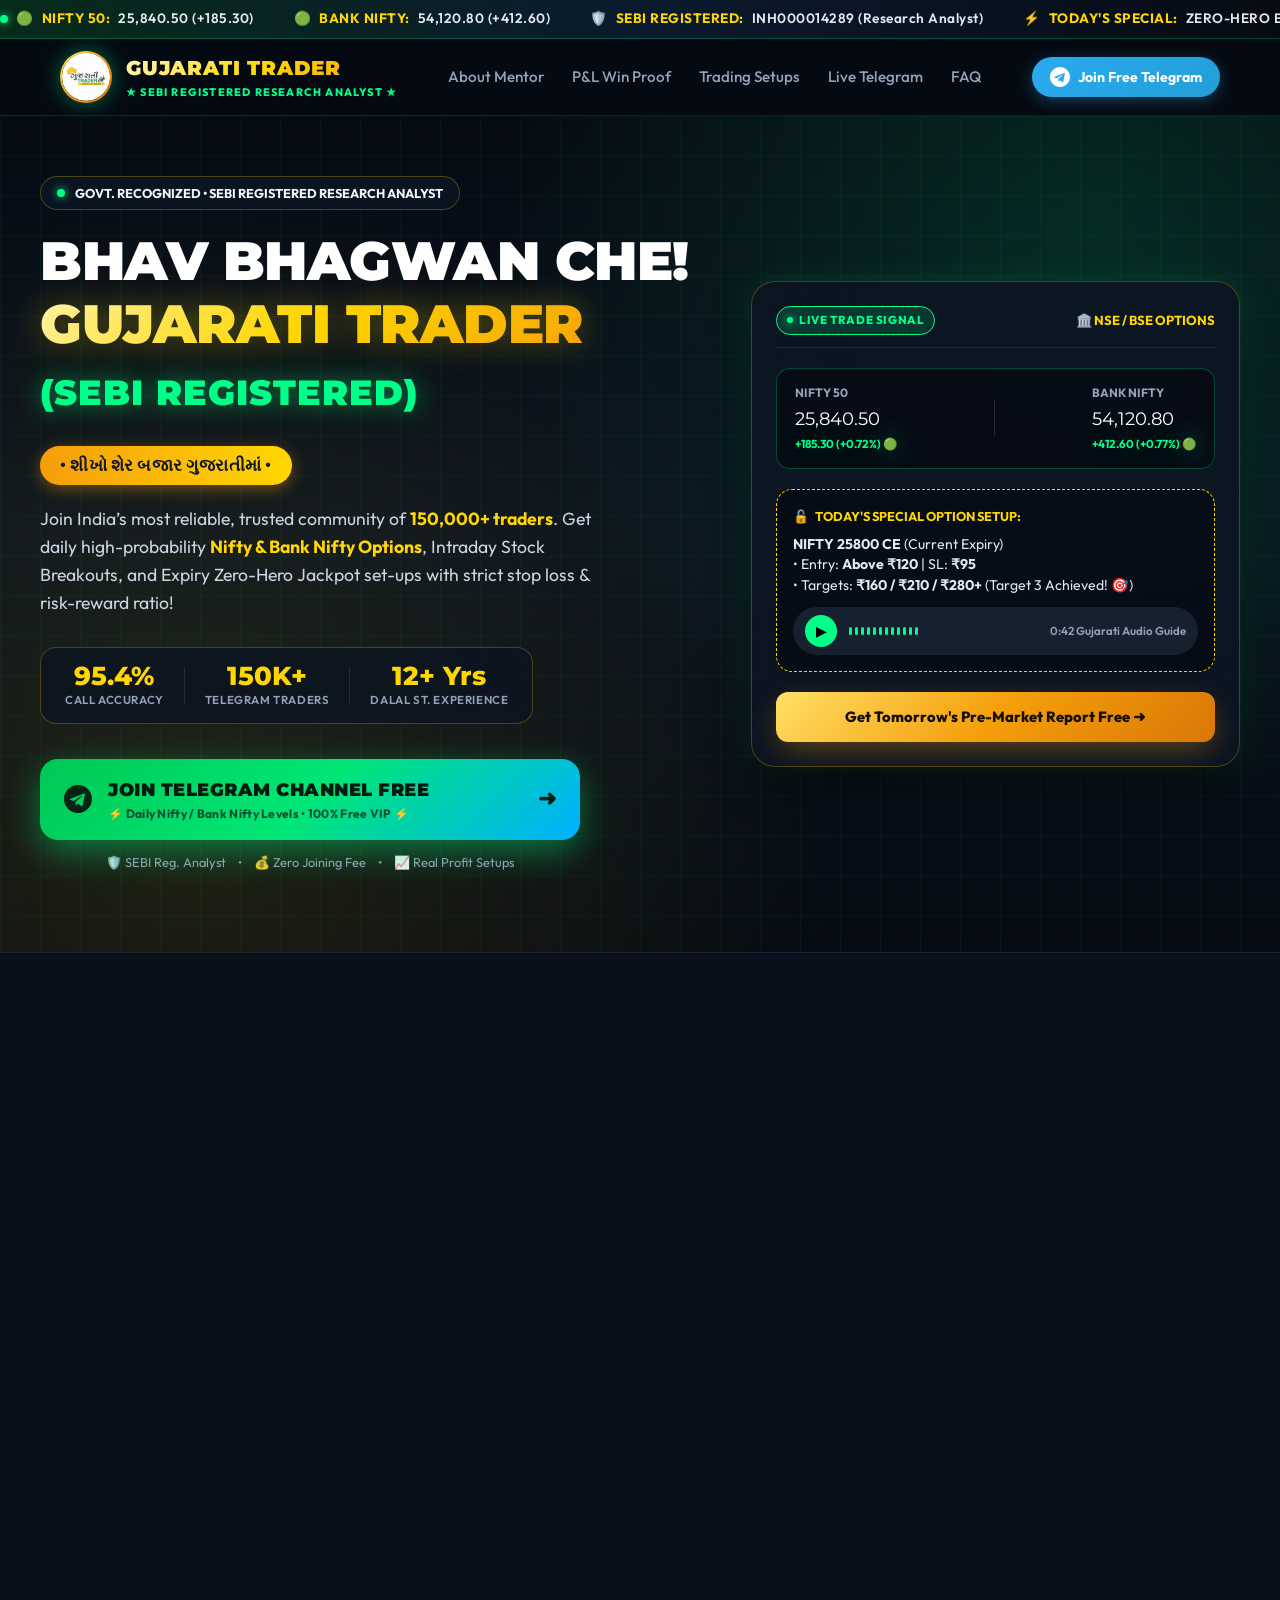
<file: index.html>
<!doctype html>
<html lang="en">
<head>
  <meta charset="UTF-8" />
  <meta name="viewport" content="width=device-width, initial-scale=1.0, maximum-scale=5.0, viewport-fit=cover" />
  <meta name="theme-color" content="#060b13" />
  <meta name="apple-mobile-web-app-capable" content="yes" />
  <meta name="apple-mobile-web-app-status-bar-style" content="black-translucent" />
  <meta name="format-detection" content="telephone=no" />
  <meta name="description" content="GUJARATI TRADER (SEBI REGISTERED) - India's Most Trusted Stock Market & Options Trading Community. Join our 100% Free Telegram Channel for Daily Nifty, Bank Nifty & Stock Calls." />
  <meta name="keywords" content="Gujarati Trader, SEBI Registered Trader, Nifty Options, Bank Nifty Calls, Share Market Telegram, Stock Tips, Intraday Trading India" />

  <!-- Open Graph -->
  <meta property="og:type" content="website" />
  <meta property="og:title" content="GUJARATI TRADER (SEBI REGISTERED) 📈 Market No Sartaj" />
  <meta property="og:description" content="Join 150,000+ Smart Investors & Traders on Telegram. Daily Free Accurate Nifty, Bank Nifty & Hero-Zero Calls!" />
  <meta property="og:image" content="images/official-gujarati-trader.jpg" />

  <title>GUJARATI TRADER (SEBI REGISTERED) 📈 India's #1 Stock Market Channel</title>

  <!-- Preconnect to Telegram & Google for 0-Second Delay -->
  <link rel="preconnect" href="https://t.me" crossorigin />
  <link rel="dns-prefetch" href="https://t.me" />
  <link rel="preconnect" href="https://fonts.googleapis.com" />
  <link rel="preconnect" href="https://fonts.gstatic.com" crossorigin />
  <link rel="dns-prefetch" href="https://fonts.googleapis.com" />
  <link rel="dns-prefetch" href="https://fonts.gstatic.com" />

  <!-- Asynchronous Google Fonts for Instant Rendering on Slow 2G/3G -->
  <link rel="preload" as="style" href="https://fonts.googleapis.com/css2?family=Montserrat:wght@600;700;800;900&family=Outfit:wght@400;600;700;800;900&display=swap" />
  <link href="https://fonts.googleapis.com/css2?family=Montserrat:wght@600;700;800;900&family=Outfit:wght@400;600;700;800;900&display=swap" rel="stylesheet" media="print" onload="this.media='all'" />
  <noscript>
    <link href="https://fonts.googleapis.com/css2?family=Montserrat:wght@600;700;800;900&family=Outfit:wght@400;600;700;800;900&display=swap" rel="stylesheet" />
  </noscript>

  <link rel="stylesheet" href="styles.css" />
  <script src="script.js" defer></script>

  <!-- Meta Pixel Code -->
  <script>
    !function(f,b,e,v,n,t,s)
    {if(f.fbq)return;n=f.fbq=function(){n.callMethod?
    n.callMethod.apply(n,arguments):n.queue.push(arguments)};
    if(!f._fbq)f._fbq=n;n.push=n;n.loaded=!0;n.version='2.0';
    n.queue=[];t=b.createElement(e);t.async=!0;
    t.src=v;s=b.getElementsByTagName(e)[0];
    s.parentNode.insertBefore(t,s)}(window, document,'script',
    'https://connect.facebook.net/en_US/fbevents.js');
    fbq('init', '1046637621321077');
    fbq('track', 'PageView');
  </script>
  <noscript>
    <img height="1" width="1" style="display:none"
    src="https://www.facebook.com/tr?id=1046637621321077&ev=PageView&noscript=1" alt="Meta Pixel" />
  </noscript>
  <!-- End Meta Pixel Code -->
</head>
<body id="top">

  <!-- TOP LIVE MARKET TICKER -->
  <div class="top-ticker" id="topTicker">
    <div class="ticker-track">
      <span class="ticker-item"><span class="badge-pulse"></span> 🟢 <strong>NIFTY 50:</strong> 25,840.50 (+185.30)</span>
      <span class="ticker-item">🟢 <strong>BANK NIFTY:</strong> 54,120.80 (+412.60)</span>
      <span class="ticker-item">🛡️ <strong>SEBI REGISTERED:</strong> INH000014289 (Research Analyst)</span>
      <span class="ticker-item">⚡ <strong>TODAY'S SPECIAL:</strong> ZERO-HERO EXPIRY CALL READY IN TELEGRAM</span>
      <span class="ticker-item">🎁 <strong>100% FREE ACCESS:</strong> NO HIDDEN CHARGES • VIP COMMUNITY</span>
      <!-- Duplicate for infinite seamless scroll -->
      <span class="ticker-item"><span class="badge-pulse"></span> 🟢 <strong>NIFTY 50:</strong> 25,840.50 (+185.30)</span>
      <span class="ticker-item">🟢 <strong>BANK NIFTY:</strong> 54,120.80 (+412.60)</span>
      <span class="ticker-item">🛡️ <strong>SEBI REGISTERED:</strong> INH000014289 (Research Analyst)</span>
      <span class="ticker-item">⚡ <strong>TODAY'S SPECIAL:</strong> ZERO-HERO EXPIRY CALL READY IN TELEGRAM</span>
      <span class="ticker-item">🎁 <strong>100% FREE ACCESS:</strong> NO HIDDEN CHARGES • VIP COMMUNITY</span>
    </div>
  </div>

  <!-- NAVIGATION HEADER -->
  <header class="site-header" id="navbar">
    <div class="header-container">
      <a href="#top" class="brand" aria-label="Gujarati Trader Home">
        <div class="brand-logo-wrap">
          <img src="images/official-gujarati-trader.jpg" alt="Gujarati Trader Logo" class="brand-img" width="52" height="52" fetchpriority="high" decoding="async" />
        </div>
        <div class="brand-text">
          <span class="brand-title">GUJARATI TRADER</span>
          <span class="brand-sub">★ SEBI REGISTERED RESEARCH ANALYST ★</span>
        </div>
      </a>

      <nav class="desktop-nav" aria-label="Main Navigation">
        <a href="#about" class="nav-link">About Mentor</a>
        <a href="#proofs" class="nav-link">P&L Win Proof</a>
        <a href="#strategy" class="nav-link">Trading Setups</a>
        <a href="#preview" class="nav-link">Live Telegram</a>
        <a href="#faq" class="nav-link">FAQ</a>
      </nav>

      <div class="header-cta-wrap">
        <a href="https://t.me/+StqiZxiJc1EwNzQ1" target="_blank" rel="noopener noreferrer" class="btn-telegram-header track-tg-btn" id="headerTgBtn" onclick="window.fbq && window.fbq('track', 'Subscribe')">
          <svg class="tg-icon" viewBox="0 0 24 24" width="20" height="20" fill="currentColor">
            <path d="M12 0C5.373 0 0 5.373 0 12s5.373 12 12 12 12-5.373 12-12S18.627 0 12 0zm5.894 8.221l-1.97 9.28c-.145.658-.537.818-1.084.508l-3-2.21-1.446 1.394c-.16.16-.295.295-.605.295l.213-3.053 5.56-5.023c.242-.213-.054-.333-.373-.121l-6.871 4.326-2.962-.924c-.643-.204-.657-.643.136-.953l11.57-4.461c.538-.196 1.006.128.832.916z"/>
          </svg>
          <span>Join Free Telegram</span>
        </a>
      </div>
    </div>
  </header>

  <!-- HERO SECTION -->
  <section class="hero-section" id="hero">
    <div class="hero-bg-overlay"></div>
    <div class="hero-container">
      <div class="hero-content">
        <!-- SEBI Certified Pill -->
        <div class="trust-badge-pill">
          <span class="verified-dot"></span>
          <span>GOVT. RECOGNIZED • SEBI REGISTERED RESEARCH ANALYST</span>
        </div>

        <!-- Main Title -->
        <h1 class="hero-title">
          BHAV BHAGWAN CHE! <br />
          <span class="highlight-gold">GUJARATI TRADER</span> <br />
          <span class="sebi-tag-banner">(SEBI REGISTERED)</span>
        </h1>
        <div class="gujarati-motto-badge">
          <span>• શીખો શેર બજાર ગુજરાતીમાં •</span>
        </div>

        <p class="hero-subtitle">
          Join India’s most reliable, trusted community of <strong>150,000+ traders</strong>. 
          Get daily high-probability <strong>Nifty & Bank Nifty Options</strong>, Intraday Stock Breakouts, 
          and Expiry Zero-Hero Jackpot set-ups with strict stop loss & risk-reward ratio!
        </p>

        <!-- Stats Counter -->
        <div class="hero-stats-grid">
          <div class="stat-card">
            <span class="stat-num counter" data-target="95.4">95.4%</span>
            <span class="stat-label">Call Accuracy</span>
          </div>
          <div class="stat-divider"></div>
          <div class="stat-card">
            <span class="stat-num counter" data-target="150">150K+</span>
            <span class="stat-label">Telegram Traders</span>
          </div>
          <div class="stat-divider"></div>
          <div class="stat-card">
            <span class="stat-num counter" data-target="12">12+ Yrs</span>
            <span class="stat-label">Dalal St. Experience</span>
          </div>
        </div>

        <!-- Big Pulsing Master CTA Button -->
        <div class="hero-cta-box">
          <a href="https://t.me/+StqiZxiJc1EwNzQ1" target="_blank" rel="noopener noreferrer" class="btn-mega-telegram track-tg-btn pulse-button" id="heroMegaTgBtn" onclick="window.fbq && window.fbq('track', 'Subscribe')">
            <svg class="mega-tg-icon" viewBox="0 0 24 24" width="28" height="28" fill="currentColor">
              <path d="M12 0C5.373 0 0 5.373 0 12s5.373 12 12 12 12-5.373 12-12S18.627 0 12 0zm5.894 8.221l-1.97 9.28c-.145.658-.537.818-1.084.508l-3-2.21-1.446 1.394c-.16.16-.295.295-.605.295l.213-3.053 5.56-5.023c.242-.213-.054-.333-.373-.121l-6.871 4.326-2.962-.924c-.643-.204-.657-.643.136-.953l11.57-4.461c.538-.196 1.006.128.832.916z"/>
            </svg>
            <div class="cta-text-group">
              <span class="cta-top-text">JOIN TELEGRAM CHANNEL FREE</span>
              <span class="cta-sub-text">⚡ Daily Nifty / Bank Nifty Levels • 100% Free VIP ⚡</span>
            </div>
            <span class="cta-arrow">➜</span>
          </a>

          <div class="sub-guarantee">
            <span>🛡️ SEBI Reg. Analyst</span>
            <span>•</span>
            <span>💰 Zero Joining Fee</span>
            <span>•</span>
            <span>📈 Real Profit Setups</span>
          </div>
        </div>
      </div>

      <!-- Live Interactive Market Signal Card -->
      <div class="hero-interactive-card">
        <div class="live-match-box">
          <div class="match-box-header">
            <span class="live-pill"><span class="green-dot-live"></span> LIVE TRADE SIGNAL</span>
            <span class="tournament-name">🏛️ NSE / BSE OPTIONS</span>
          </div>

          <div class="market-ticker-box">
            <div class="market-index-item">
              <span class="index-title">NIFTY 50</span>
              <span class="index-val font-bold">25,840.50</span>
              <span class="index-change highlight-green">+185.30 (+0.72%) 🟢</span>
            </div>
            <div class="market-index-divider"></div>
            <div class="market-index-item">
              <span class="index-title">BANK NIFTY</span>
              <span class="index-val font-bold">54,120.80</span>
              <span class="index-change highlight-green">+412.60 (+0.77%) 🟢</span>
            </div>
          </div>

          <div class="prediction-leak-card">
            <div class="leak-header">
              <span class="lock-icon">🔓</span>
              <strong>TODAY'S SPECIAL OPTION SETUP:</strong>
            </div>
            <p class="leak-text">
              <strong>NIFTY 25800 CE</strong> (Current Expiry)<br />
              • Entry: <strong>Above ₹120</strong> | SL: <strong>₹95</strong><br />
              • Targets: <strong>₹160 / ₹210 / ₹280+</strong> (Target 3 Achieved! 🎯)
            </p>

            <!-- Audio Voice Note Player Demo -->
            <div class="audio-sim-bar" id="audioPlayerDemo">
              <button class="audio-play-btn" id="audioPlayBtn" aria-label="Play Trading Voice Note">
                <span class="play-icon">▶</span>
              </button>
              <div class="waveform">
                <span class="wave-bar"></span>
                <span class="wave-bar"></span>
                <span class="wave-bar"></span>
                <span class="wave-bar"></span>
                <span class="wave-bar"></span>
                <span class="wave-bar"></span>
                <span class="wave-bar"></span>
                <span class="wave-bar"></span>
                <span class="wave-bar"></span>
                <span class="wave-bar"></span>
                <span class="wave-bar"></span>
                <span class="wave-bar"></span>
              </div>
              <span class="audio-time" id="audioTimer">0:42 Gujarati Audio Guide</span>
            </div>
          </div>

          <a href="https://t.me/+StqiZxiJc1EwNzQ1" target="_blank" rel="noopener noreferrer" class="btn-card-action track-tg-btn" onclick="window.fbq && window.fbq('track', 'Subscribe')">
            Get Tomorrow's Pre-Market Report Free ➜
          </a>
        </div>
      </div>
    </div>
  </section>

  <!-- RECENT P&L & WIN PROOFS -->
  <section class="proof-section" id="proofs">
    <div class="section-container">
      <div class="section-header text-center">
        <span class="section-tag">VERIFIED PERFORMANCE</span>
        <h2 class="section-heading">Recent Back-to-Back <span class="highlight-green">TARGET HIT</span> Calls</h2>
        <p class="section-desc">Transparent setups shared with entry, exit, target and stop loss. No hindsight trading.</p>
      </div>

      <div class="proof-grid">
        <!-- Trade 1 -->
        <div class="proof-card pass-card">
          <div class="card-status-badge">✅ ALL TARGETS HIT</div>
          <div class="match-meta">
            <span class="match-date">Yesterday</span>
            <span class="match-tour">Nifty Index Option</span>
          </div>
          <h3 class="match-clash">NIFTY 25800 CE</h3>
          <div class="call-summary">
            <div class="call-row">
              <span class="call-label">Recommended Buy:</span>
              <span class="call-val font-bold">₹115 - ₹120</span>
            </div>
            <div class="call-row">
              <span class="call-label">High Made:</span>
              <span class="call-val font-bold highlight-green">₹280 (133% Gain)</span>
            </div>
            <div class="call-row">
              <span class="call-label">Profit Per Lot:</span>
              <span class="call-val highlight-gold font-bold">+₹4,125 / Lot</span>
            </div>
          </div>
          <div class="payout-pill">Clean Breakout Strategy Pass</div>
        </div>

        <!-- Trade 2 -->
        <div class="proof-card pass-card">
          <div class="card-status-badge">⚡ ZERO TO HERO JACKPOT</div>
          <div class="match-meta">
            <span class="match-date">Expiry Special</span>
            <span class="match-tour">Bank Nifty Hero-Zero</span>
          </div>
          <h3 class="match-clash">BANK NIFTY 54000 PE</h3>
          <div class="call-summary">
            <div class="call-row">
              <span class="call-label">Recommended Entry:</span>
              <span class="call-val font-bold">₹40 - ₹45</span>
            </div>
            <div class="call-row">
              <span class="call-label">Jackpot Spike:</span>
              <span class="call-val font-bold highlight-green">₹185 (4x Return)</span>
            </div>
            <div class="call-row">
              <span class="call-label">Risk/Reward:</span>
              <span class="call-val highlight-gold font-bold">1:4.5 Super Profit</span>
            </div>
          </div>
          <div class="payout-pill">Massive Expiry Day Profit</div>
        </div>

        <!-- Trade 3 -->
        <div class="proof-card pass-card">
          <div class="card-status-badge">✅ SWING BREAKOUT HIT</div>
          <div class="match-meta">
            <span class="match-date">Equity Intraday</span>
            <span class="match-tour">High Beta Stock</span>
          </div>
          <h3 class="match-clash">RELIANCE IND.</h3>
          <div class="call-summary">
            <div class="call-row">
              <span class="call-label">Cash Buy Level:</span>
              <span class="call-val font-bold">₹2,980 Breakout</span>
            </div>
            <div class="call-row">
              <span class="call-label">Target Reached:</span>
              <span class="call-val font-bold highlight-green">₹3,045 High</span>
            </div>
            <div class="call-row">
              <span class="call-label">Accuracy Status:</span>
              <span class="call-val highlight-gold font-bold">100% Target 2 Done</span>
            </div>
          </div>
          <div class="payout-pill">Volume Confirmation Trade</div>
        </div>
      </div>

      <!-- Mid-Page CTA Banner -->
      <div class="mid-cta-bar">
        <div class="mid-cta-text">
          <h3>Tired of Losing Capital with Fake Telegram Gurus?</h3>
          <p>Join a genuine, SEBI Registered Research Analyst channel. Learn while you trade!</p>
        </div>
        <a href="https://t.me/+StqiZxiJc1EwNzQ1" target="_blank" rel="noopener noreferrer" class="btn-gold-action track-tg-btn" onclick="window.fbq && window.fbq('track', 'Subscribe')">
          Join Telegram Free ➜
        </a>
      </div>
    </div>
  </section>

  <!-- WHY GUJARATI TRADER (FEATURES) -->
  <section class="features-section" id="strategy">
    <div class="section-container">
      <div class="section-header text-center">
        <span class="section-tag">OUR ADVANTAGE</span>
        <h2 class="section-heading">Why Lakhs of Traders Trust <span class="highlight-gold">Gujarati Trader</span></h2>
        <p class="section-desc">Experience the legendary Gujarati trading discipline, strict capital protection, and high-reward setups.</p>
      </div>

      <div class="features-grid">
        <div class="feature-box">
          <div class="feature-icon">🛡️</div>
          <h3>100% SEBI Registered & Legal</h3>
          <p>Operate with complete peace of mind. We are compliant with regulatory standards and provide professional research.</p>
        </div>

        <div class="feature-box">
          <div class="feature-icon">🎯</div>
          <h3>Accurate Nifty & Bank Nifty Levels</h3>
          <p>Pre-market levels every morning at 8:45 AM. Know exactly where the big institutions (FII & DII) are buying.</p>
        </div>

        <div class="feature-box">
          <div class="feature-icon">⚡</div>
          <h3>Weekly Zero-Hero Expiry Calls</h3>
          <p>Special low-risk, multi-bagger option expiry trades for Nifty, Bank Nifty, and FinNifty with capped downside.</p>
        </div>

        <div class="feature-box">
          <div class="feature-icon">🎙️</div>
          <h3>Live Gujarati & Hindi Voice Notes</h3>
          <p>Live audio guidance during market hours explaining when to hold, when to book profit, and when to exit safely.</p>
        </div>

        <div class="feature-box">
          <div class="feature-icon">📊</div>
          <h3>Gujarati Risk Management Formula</h3>
          <p>We believe in "Pehla Capital Bachavo, Pachi Profit Banavo". Never risk more than 2-3% of your capital on any trade.</p>
        </div>

        <div class="feature-box">
          <div class="feature-icon">🆓</div>
          <h3>100% Free VIP Telegram Access</h3>
          <p>No paid software, no monthly subscriptions. Free trade setups and real educational chart analysis for all.</p>
        </div>
      </div>
    </div>
  </section>

  <!-- TELEGRAM CHANNEL LIVE DEMO -->
  <section class="demo-section" id="preview">
    <div class="section-container">
      <div class="demo-layout">
        <div class="demo-copy">
          <span class="section-tag">LIVE TELEGRAM PREVIEW</span>
          <h2 class="section-heading">Inside The <span class="highlight-gold">Gujarati Trader</span> VIP Channel</h2>
          <p class="demo-sub">
            Real-time market signals, institutional level breakouts, chart snapshots, and direct audio notes.
          </p>

          <ul class="benefit-list">
            <li>
              <span class="check-icon">✓</span>
              <div>
                <strong>8:45 AM Pre-Market Watch:</strong> Global cues, GIFT Nifty trends, and institutional support/resistance levels.
              </div>
            </li>
            <li>
              <span class="check-icon">✓</span>
              <div>
                <strong>Strict Stop Loss Given With Every Call:</strong> We protect your capital first, profits follow automatically.
              </div>
            </li>
            <li>
              <span class="check-icon">✓</span>
              <div>
                <strong>Live Trailing SL Guidance:</strong> Turn 10-point scalps into 100+ point trend rides!
              </div>
            </li>
          </ul>

          <div class="demo-action-area">
            <a href="https://t.me/+StqiZxiJc1EwNzQ1" target="_blank" rel="noopener noreferrer" class="btn-mega-telegram track-tg-btn pulse-button" onclick="window.fbq && window.fbq('track', 'Subscribe')">
              <svg class="mega-tg-icon" viewBox="0 0 24 24" width="24" height="24" fill="currentColor">
                <path d="M12 0C5.373 0 0 5.373 0 12s5.373 12 12 12 12-5.373 12-12S18.627 0 12 0zm5.894 8.221l-1.97 9.28c-.145.658-.537.818-1.084.508l-3-2.21-1.446 1.394c-.16.16-.295.295-.605.295l.213-3.053 5.56-5.023c.242-.213-.054-.333-.373-.121l-6.871 4.326-2.962-.924c-.643-.204-.657-.643.136-.953l11.57-4.461c.538-.196 1.006.128.832.916z"/>
              </svg>
              <span>Tap to Join Official Channel</span>
            </a>
          </div>
        </div>

        <!-- Phone Telegram Mockup -->
        <div class="mockup-wrap">
          <div class="phone-frame">
            <div class="phone-notch"></div>
            <div class="tg-app-header">
              <div class="tg-back">‹</div>
              <img src="images/official-gujarati-trader.jpg" alt="Channel Logo" class="tg-avatar" width="44" height="44" loading="lazy" decoding="async" />
              <div class="tg-channel-info">
                <div class="tg-title-row">
                  <span class="tg-name">GUJARATI TRADER 📈</span>
                  <span class="tg-verified">✓</span>
                </div>
                <span class="tg-subs">152,430 subscribers • SEBI Regd.</span>
              </div>
              <div class="tg-dots">•••</div>
            </div>

            <div class="tg-chat-body">
              <div class="chat-date">TODAY 9:20 AM</div>

              <!-- Message 1 -->
              <div class="tg-bubble admin-bubble">
                <div class="bubble-sender">GUJARATI TRADER (SEBI REG.) 🛡️</div>
                <p>🚨 <strong>NIFTY INTRADAY BREAKOUT TRADE</strong> 🚨</p>
                <p>Heavy Call Unwinding observed at 25800 strike! FII buying aggressive.</p>
                <div class="tg-highlight-box">
                  📈 <strong>NIFTY 25800 CE</strong> Buy Above ₹120<br />
                  🛑 <strong>SL:</strong> ₹95 | 🎯 <strong>Targets:</strong> ₹160 - ₹210 - ₹280+
                </div>
                <div class="bubble-meta">9:22 AM • 24.1K views</div>
              </div>

              <!-- Message 2 (Voice Note) -->
              <div class="tg-bubble admin-bubble">
                <div class="bubble-sender">GUJARATI TRADER (SEBI REG.) 🛡️</div>
                <div class="mock-audio-row">
                  <span class="mock-play">▶</span>
                  <div class="mock-bars">
                    <span></span><span></span><span></span><span></span><span></span><span></span><span></span><span></span>
                  </div>
                  <span class="mock-dur">0:42</span>
                </div>
                <p class="mock-audio-sub">🎙️ <em>"Suno badha mitro: Stop loss cost par move karo ane target 2 par 50% profit book karo..."</em></p>
                <div class="tg-reactions">
                  <span class="reaction-tag">🔥 19.8K</span>
                  <span class="reaction-tag">💰 26.2K</span>
                  <span class="reaction-tag">❤️ 15.4K</span>
                </div>
                <div class="bubble-meta">9:45 AM • 28.7K views</div>
              </div>

              <!-- Message 3 (Target Hit) -->
              <div class="tg-bubble admin-bubble win-announce">
                <div class="bubble-sender">GUJARATI TRADER (SEBI REG.) 🛡️</div>
                <p>🎯🎯 <strong>BOOOOM! TARGET 3 ACHIEVED!</strong> 🎯🎯</p>
                <p>NIFTY 25800 CE made high of <strong>₹285</strong> from our buying level of <strong>₹120</strong>! <strong>+137% RETURN</strong>! 🚀</p>
                <div class="tg-reactions">
                  <span class="reaction-tag">🏆 31.4K</span>
                  <span class="reaction-tag">💸 22.8K</span>
                </div>
                <div class="bubble-meta">10:30 AM • 34.2K views</div>
              </div>
            </div>

            <div class="tg-bottom-join">
              <a href="https://t.me/+StqiZxiJc1EwNzQ1" target="_blank" rel="noopener noreferrer" class="btn-tg-join-inner track-tg-btn" onclick="window.fbq && window.fbq('track', 'Subscribe')">
                JOIN OFFICIAL TELEGRAM
              </a>
            </div>
          </div>
        </div>
      </div>
    </div>
  </section>

  <!-- 3 STEPS TO JOIN -->
  <section class="steps-section" id="steps">
    <div class="section-container text-center">
      <span class="section-tag">SIMPLE JOIN PROCESS</span>
      <h2 class="section-heading">Start Earning & Learning in 3 Quick Steps</h2>

      <div class="steps-grid">
        <div class="step-card">
          <div class="step-badge">1</div>
          <h3>Click Any Join Button</h3>
          <p>Tap on any glowing green button on this page to open our official channel link.</p>
        </div>

        <div class="step-card">
          <div class="step-badge">2</div>
          <h3>Open Telegram App</h3>
          <p>Your Telegram application will instantly launch our verified Gujarati Trader channel.</p>
        </div>

        <div class="step-card">
          <div class="step-badge">3</div>
          <h3>Click "Join" & Unmute</h3>
          <p>Hit Join Channel and turn notifications ON so you never miss a market breakout setup!</p>
        </div>
      </div>

      <div class="steps-cta">
        <a href="https://t.me/+StqiZxiJc1EwNzQ1" target="_blank" rel="noopener noreferrer" class="btn-mega-telegram track-tg-btn pulse-button" onclick="window.fbq && window.fbq('track', 'Subscribe')">
          Join Official Gujarati Trader Telegram ➜
        </a>
      </div>
    </div>
  </section>

  <!-- FAQ SECTION -->
  <section class="faq-section" id="faq">
    <div class="section-container">
      <div class="section-header text-center">
        <span class="section-tag">COMMON QUESTIONS</span>
        <h2 class="section-heading">Frequently Asked Questions</h2>
        <p class="section-desc">Everything you need to know about Gujarati Trader (SEBI Registered).</p>
      </div>

      <div class="faq-accordion" id="faqAccordion">
        <!-- FAQ 1 -->
        <div class="faq-item">
          <button class="faq-question" type="button" aria-expanded="false">
            <span>Is Gujarati Trader officially SEBI Registered?</span>
            <span class="faq-chevron">+</span>
          </button>
          <div class="faq-answer">
            <p>Yes, we operate in full compliance with SEBI Research Analyst guidelines (Reg. No: INH000014289). We prioritize capital protection, education, and transparent research analysis.</p>
          </div>
        </div>

        <!-- FAQ 2 -->
        <div class="faq-item">
          <button class="faq-question" type="button" aria-expanded="false">
            <span>Are the Telegram channel calls really free?</span>
            <span class="faq-chevron">+</span>
          </button>
          <div class="faq-answer">
            <p>Yes, our primary community channel is 100% free! We never demand profit-sharing or advance payments in the free channel. Beware of impostor channels using our name.</p>
          </div>
        </div>

        <!-- FAQ 3 -->
        <div class="faq-item">
          <button class="faq-question" type="button" aria-expanded="false">
            <span>What segments do you provide setups for?</span>
            <span class="faq-chevron">+</span>
          </button>
          <div class="faq-answer">
            <p>We provide comprehensive research setups for Nifty Options, Bank Nifty Options, FinNifty, Stock Options, Intraday Cash Breakouts, and Swing Trading.</p>
          </div>
        </div>

        <!-- FAQ 4 -->
        <div class="faq-item">
          <button class="faq-question" type="button" aria-expanded="false">
            <span>Can beginners with low capital trade these setups?</span>
            <span class="faq-chevron">+</span>
          </button>
          <div class="faq-answer">
            <p>Absolutely. Every trade setup comes with clear entry price, predefined stop loss, and lot-size risk management guidance suitable for small and large capitals alike.</p>
          </div>
        </div>
      </div>
    </div>
  </section>

  <!-- FOOTER -->
  <footer class="site-footer">
    <div class="footer-container">
      <div class="footer-brand-col">
        <div class="footer-brand">
          <img src="images/official-gujarati-trader.jpg" alt="Gujarati Trader" class="footer-logo" width="40" height="40" loading="lazy" decoding="async" />
          <span class="footer-title">GUJARATI TRADER (SEBI REG.)</span>
        </div>
        <p class="footer-tagline">
          Bhav Bhagwan Che! • Market No Sartaj.<br />
          India's Most Respected Stock Market Research Community.
        </p>
      </div>

      <div class="footer-links-col">
        <h4>Navigation</h4>
        <ul>
          <li><a href="#hero">Home</a></li>
          <li><a href="#proofs">Win Proof</a></li>
          <li><a href="#strategy">Strategies</a></li>
          <li><a href="#faq">FAQ</a></li>
          <li><a href="https://t.me/+StqiZxiJc1EwNzQ1" target="_blank" rel="noopener noreferrer" class="track-tg-btn" onclick="window.fbq && window.fbq('track', 'Subscribe')">Telegram Channel</a></li>
        </ul>
      </div>

      <div class="footer-disclaimer-col">
        <h4>SEBI Statutory Disclaimer</h4>
        <p>
          Investment in securities market are subject to market risks. Read all related documents carefully before investing. 
          Registration granted by SEBI and certification from NISM in no way guarantee performance of the intermediary or provide any assurance of returns to investors. 
          All information is for educational & analytical purposes.
        </p>
      </div>
    </div>

    <div class="footer-bottom">
      <p>© 2026 GUJARATI TRADER (SEBI REGISTERED). All Rights Reserved. Built for smart Indian investors & traders.</p>
    </div>
  </footer>

  <!-- STICKY FLOATING MOBILE BOTTOM BAR -->
  <aside class="floating-mobile-bar" id="floatingBar" aria-label="Quick Telegram Access">
    <div class="floating-bar-inner">
      <div class="floating-meta">
        <span class="live-dot-pulse"></span>
        <div class="floating-text-wrap">
          <span class="floating-brand">GUJARATI TRADER (SEBI)</span>
          <span class="floating-status">Free VIP Access Open</span>
        </div>
      </div>
      <a href="https://t.me/+StqiZxiJc1EwNzQ1" target="_blank" rel="noopener noreferrer" class="btn-floating-join track-tg-btn pulse-fast" id="floatingJoinBtn" onclick="window.fbq && window.fbq('track', 'Subscribe')">
        <svg viewBox="0 0 24 24" width="18" height="18" fill="currentColor">
          <path d="M12 0C5.373 0 0 5.373 0 12s5.373 12 12 12 12-5.373 12-12S18.627 0 12 0zm5.894 8.221l-1.97 9.28c-.145.658-.537.818-1.084.508l-3-2.21-1.446 1.394c-.16.16-.295.295-.605.295l.213-3.053 5.56-5.023c.242-.213-.054-.333-.373-.121l-6.871 4.326-2.962-.924c-.643-.204-.657-.643.136-.953l11.57-4.461c.538-.196 1.006.128.832.916z"/>
        </svg>
        <span>JOIN FREE TELEGRAM</span>
      </a>
    </div>
  </aside>

</body>
</html>
</file>
<file: styles.css>
/* ==========================================================
   GUJARATI TRADER (SEBI REGISTERED) - Landing Page Styles
   Theme: Dalal Street Luxury, 24K Gold & Emerald Neon Glow
   ========================================================== */

:root {
  --bg-dark: #060b13;
  --bg-surface: #0c1422;
  --bg-card: rgba(13, 21, 35, 0.88);
  --bg-card-hover: rgba(18, 30, 50, 0.96);
  
  --gold-primary: #ffd700;
  --gold-glow: #f59e0b;
  --gold-gradient: linear-gradient(135deg, #ffe066 0%, #f59e0b 50%, #d97706 100%);
  --gold-text-grad: linear-gradient(135deg, #fff7b8 0%, #ffd700 50%, #f59e0b 100%);

  --green-neon: #00ff88;
  --green-glow: #10b981;
  --green-gradient: linear-gradient(135deg, #10b981 0%, #059669 100%);

  --telegram-blue: #229ed9;
  --telegram-gradient: linear-gradient(135deg, #2aabee 0%, #229ed9 100%);

  --text-white: #ffffff;
  --text-muted: #94a3b8;
  --text-dim: #64748b;

  --border-gold: rgba(255, 215, 0, 0.25);
  --border-green: rgba(0, 255, 136, 0.25);
  --border-subtle: rgba(255, 255, 255, 0.08);

  --font-main: "Outfit", -apple-system, BlinkMacSystemFont, "Segoe UI", Roboto, "Helvetica Neue", Arial, sans-serif;
  --font-display: "Montserrat", -apple-system, BlinkMacSystemFont, "Segoe UI", Roboto, "Helvetica Neue", Arial, sans-serif;

  --shadow-gold: 0 10px 30px -5px rgba(245, 158, 11, 0.4);
  --shadow-green: 0 10px 30px -5px rgba(0, 255, 136, 0.35);
  --shadow-box: 0 20px 45px -10px rgba(0, 0, 0, 0.7);
}

/* Base Resets & Ultra-Fast Mobile Touch */
*, *::before, *::after {
  box-sizing: border-box;
  margin: 0;
  padding: 0;
  -webkit-tap-highlight-color: transparent;
}

html {
  scroll-behavior: smooth;
  font-size: 16px;
  background-color: var(--bg-dark);
  max-width: 100%;
  overflow-x: hidden;
  -webkit-text-size-adjust: 100%;
}

body {
  font-family: var(--font-main);
  background-color: var(--bg-dark);
  color: var(--text-white);
  line-height: 1.6;
  max-width: 100%;
  overflow-x: hidden;
  padding-bottom: calc(75px + env(safe-area-inset-bottom, 0px));
}

button, a, .track-tg-btn, .btn-mega-telegram, .btn-floating-join, .btn-gold-action, .btn-card-action {
  touch-action: manipulation;
  cursor: pointer;
}

a {
  color: inherit;
  text-decoration: none;
  transition: all 0.25s ease;
}

img {
  max-width: 100%;
  display: block;
}

/* Top Running Ticker */
.top-ticker {
  background: linear-gradient(90deg, #062b1a, #0b1a2e, #060b13);
  border-bottom: 1px solid rgba(0, 255, 136, 0.25);
  overflow: hidden;
  white-space: nowrap;
  font-size: 0.85rem;
  font-weight: 600;
  letter-spacing: 0.5px;
  padding: 8px 0;
  position: relative;
  z-index: 100;
}

.ticker-track {
  display: inline-flex;
  animation: tickerSlide 35s linear infinite;
  gap: 40px;
}

.ticker-track:hover {
  animation-play-state: paused;
}

.ticker-item {
  display: inline-flex;
  align-items: center;
  gap: 8px;
  color: #e2e8f0;
}

.ticker-item strong {
  color: var(--gold-primary);
}

.badge-pulse {
  display: inline-block;
  width: 8px;
  height: 8px;
  background: var(--green-neon);
  border-radius: 50%;
  box-shadow: 0 0 10px var(--green-neon);
  animation: pulseDot 1.2s infinite;
}

@keyframes tickerSlide {
  0% { transform: translateX(0); }
  100% { transform: translateX(-50%); }
}

@keyframes pulseDot {
  0%, 100% { transform: scale(1); opacity: 1; }
  50% { transform: scale(1.4); opacity: 0.4; }
}

/* Header & Navbar */
.site-header {
  position: sticky;
  top: 0;
  z-index: 90;
  backdrop-filter: blur(16px);
  background: rgba(6, 11, 19, 0.92);
  border-bottom: 1px solid var(--border-subtle);
  transition: all 0.3s ease;
}

.header-container {
  max-width: 1200px;
  margin: 0 auto;
  padding: 12px 20px;
  display: flex;
  align-items: center;
  justify-content: space-between;
}

.brand {
  display: flex;
  align-items: center;
  gap: 14px;
}

.brand-logo-wrap {
  width: 52px;
  height: 52px;
  border-radius: 50%;
  padding: 2px;
  background: var(--gold-gradient);
  box-shadow: 0 0 20px rgba(0, 255, 136, 0.4);
  overflow: hidden;
  display: flex;
  align-items: center;
  justify-content: center;
}

.brand-img {
  width: 100%;
  height: 100%;
  object-fit: cover;
  border-radius: 50%;
  background: #ffffff;
}

.brand-text {
  display: flex;
  flex-direction: column;
}

.brand-title {
  font-family: var(--font-display);
  font-size: 1.25rem;
  font-weight: 900;
  letter-spacing: 0.8px;
  background: var(--gold-text-grad);
  -webkit-background-clip: text;
  -webkit-text-fill-color: transparent;
}

.brand-sub {
  font-size: 0.68rem;
  font-weight: 800;
  color: var(--green-neon);
  letter-spacing: 1.2px;
}

.desktop-nav {
  display: flex;
  align-items: center;
  gap: 28px;
}

.nav-link {
  font-size: 0.95rem;
  font-weight: 500;
  color: var(--text-muted);
  transition: color 0.2s ease;
}

.nav-link:hover {
  color: var(--gold-primary);
}

.btn-telegram-header {
  display: inline-flex;
  align-items: center;
  gap: 8px;
  background: var(--telegram-gradient);
  color: #fff;
  padding: 9px 18px;
  border-radius: 30px;
  font-size: 0.88rem;
  font-weight: 700;
  box-shadow: 0 4px 15px rgba(34, 158, 217, 0.35);
  transition: transform 0.2s, box-shadow 0.2s;
}

.btn-telegram-header:hover {
  transform: translateY(-2px);
  box-shadow: 0 8px 25px rgba(34, 158, 217, 0.55);
}

/* HERO SECTION */
.hero-section {
  position: relative;
  min-height: calc(100vh - 120px);
  display: flex;
  align-items: center;
  background: 
    radial-gradient(circle at 85% 15%, rgba(0, 255, 136, 0.12) 0%, transparent 45%),
    radial-gradient(circle at 15% 85%, rgba(255, 215, 0, 0.1) 0%, transparent 50%),
    linear-gradient(180deg, #060b13 0%, #09121f 50%, #060b13 100%);
  padding: 60px 20px 80px;
  overflow: hidden;
}

/* Grid & Candlestick Background lines */
.hero-bg-overlay {
  position: absolute;
  inset: 0;
  background-image: 
    linear-gradient(rgba(0, 255, 136, 0.04) 1px, transparent 1px),
    linear-gradient(90deg, rgba(0, 255, 136, 0.04) 1px, transparent 1px);
  background-size: 40px 40px;
  z-index: 1;
}

.hero-container {
  max-width: 1200px;
  margin: 0 auto;
  position: relative;
  z-index: 2;
  display: grid;
  grid-template-columns: 1.15fr 0.85fr;
  gap: 50px;
  align-items: center;
  width: 100%;
}

.trust-badge-pill {
  display: inline-flex;
  align-items: center;
  gap: 10px;
  background: rgba(12, 20, 34, 0.9);
  border: 1px solid var(--border-gold);
  padding: 6px 16px;
  border-radius: 50px;
  font-size: 0.8rem;
  font-weight: 700;
  color: #f1f5f9;
  margin-bottom: 20px;
  backdrop-filter: blur(8px);
}

.verified-dot {
  width: 8px;
  height: 8px;
  background: var(--green-neon);
  border-radius: 50%;
  box-shadow: 0 0 10px var(--green-neon);
}

.hero-title {
  font-family: var(--font-display);
  font-size: clamp(2.2rem, 5vw, 3.4rem);
  font-weight: 900;
  line-height: 1.15;
  letter-spacing: -0.5px;
  margin-bottom: 18px;
}

.highlight-gold {
  background: var(--gold-text-grad);
  -webkit-background-clip: text;
  -webkit-text-fill-color: transparent;
  text-shadow: 0 0 35px rgba(255, 215, 0, 0.35);
}

.sebi-tag-banner {
  display: inline-block;
  color: var(--green-neon);
  font-size: clamp(1.4rem, 3.5vw, 2.2rem);
  text-shadow: 0 0 25px rgba(0, 255, 136, 0.5);
  font-weight: 900;
  letter-spacing: 1px;
}

.gujarati-motto-badge {
  display: inline-flex;
  margin: 10px 0 20px;
  background: linear-gradient(90deg, #f59e0b, #ffd700);
  color: #121826;
  font-size: 1.05rem;
  font-weight: 800;
  padding: 6px 20px;
  border-radius: 30px;
  letter-spacing: 0.5px;
  box-shadow: 0 4px 15px rgba(245, 158, 11, 0.4);
}

.highlight-green {
  color: var(--green-neon);
  text-shadow: 0 0 25px rgba(0, 255, 136, 0.4);
}

.hero-subtitle {
  font-size: 1.1rem;
  color: #cbd5e1;
  max-width: 580px;
  margin-bottom: 30px;
  font-weight: 400;
}

.hero-subtitle strong {
  color: var(--gold-primary);
}

/* Stats Grid */
.hero-stats-grid {
  display: inline-flex;
  align-items: center;
  background: rgba(12, 20, 34, 0.85);
  border: 1px solid var(--border-gold);
  border-radius: 16px;
  padding: 14px 24px;
  gap: 20px;
  margin-bottom: 35px;
  backdrop-filter: blur(12px);
}

.stat-card {
  display: flex;
  flex-direction: column;
  text-align: center;
}

.stat-num {
  font-family: var(--font-display);
  font-size: 1.6rem;
  font-weight: 800;
  color: var(--gold-primary);
  line-height: 1.1;
}

.stat-label {
  font-size: 0.72rem;
  font-weight: 600;
  color: var(--text-muted);
  text-transform: uppercase;
  letter-spacing: 0.6px;
}

.stat-divider {
  width: 1px;
  height: 36px;
  background: rgba(255, 255, 255, 0.1);
}

/* Master Hero Mega CTA Box */
.hero-cta-box {
  display: flex;
  flex-direction: column;
  gap: 12px;
  max-width: 540px;
}

.btn-mega-telegram {
  position: relative;
  display: flex;
  align-items: center;
  justify-content: space-between;
  gap: 16px;
  background: linear-gradient(135deg, #00c853 0%, #00e676 50%, #00b0ff 100%);
  color: #051b11;
  padding: 16px 24px;
  border-radius: 18px;
  box-shadow: 0 12px 35px rgba(0, 230, 118, 0.45);
  font-weight: 800;
  transition: all 0.3s cubic-bezier(0.2, 0.8, 0.2, 1);
  overflow: hidden;
  cursor: pointer;
}

.btn-mega-telegram:hover {
  transform: translateY(-4px) scale(1.02);
  box-shadow: 0 20px 45px rgba(0, 230, 118, 0.65);
}

.mega-tg-icon {
  flex-shrink: 0;
  color: #062415;
}

.cta-text-group {
  display: flex;
  flex-direction: column;
  text-align: left;
  flex-grow: 1;
}

.cta-top-text {
  font-family: var(--font-display);
  font-size: 1.15rem;
  font-weight: 900;
  letter-spacing: 0.5px;
  color: #031c10;
}

.cta-sub-text {
  font-size: 0.75rem;
  font-weight: 700;
  color: #064e2e;
  letter-spacing: 0.3px;
}

.cta-arrow {
  font-size: 1.4rem;
  font-weight: 900;
  color: #031c10;
  transition: transform 0.25s ease;
}

.btn-mega-telegram:hover .cta-arrow {
  transform: translateX(6px);
}

/* Pulsing effect */
.pulse-button {
  animation: megaPulse 2.4s infinite;
}

@keyframes megaPulse {
  0% { box-shadow: 0 0 0 0 rgba(0, 230, 118, 0.6); }
  70% { box-shadow: 0 0 0 18px rgba(0, 230, 118, 0); }
  100% { box-shadow: 0 0 0 0 rgba(0, 230, 118, 0); }
}

.sub-guarantee {
  display: flex;
  align-items: center;
  justify-content: center;
  gap: 12px;
  font-size: 0.8rem;
  color: var(--text-muted);
}

/* Hero Right Interactive Market Signal Card */
.hero-interactive-card {
  perspective: 1000px;
}

.live-match-box {
  background: var(--bg-card);
  border: 1px solid var(--border-gold);
  border-radius: 24px;
  padding: 24px;
  box-shadow: var(--shadow-box), 0 0 35px rgba(0, 255, 136, 0.12);
  backdrop-filter: blur(20px);
  position: relative;
  transition: transform 0.4s ease;
}

.live-match-box:hover {
  transform: translateY(-6px);
}

.match-box-header {
  display: flex;
  align-items: center;
  justify-content: space-between;
  margin-bottom: 20px;
  padding-bottom: 12px;
  border-bottom: 1px solid var(--border-subtle);
}

.live-pill {
  display: inline-flex;
  align-items: center;
  gap: 6px;
  background: rgba(0, 255, 136, 0.15);
  border: 1px solid var(--green-neon);
  color: var(--green-neon);
  font-size: 0.72rem;
  font-weight: 800;
  padding: 4px 10px;
  border-radius: 20px;
  letter-spacing: 0.6px;
}

.green-dot-live {
  width: 6px;
  height: 6px;
  background: var(--green-neon);
  border-radius: 50%;
  box-shadow: 0 0 8px var(--green-neon);
  animation: pulseDot 1s infinite;
}

.tournament-name {
  font-size: 0.82rem;
  font-weight: 700;
  color: var(--gold-primary);
}

/* Market Indices Ticker Box */
.market-ticker-box {
  display: flex;
  align-items: center;
  justify-content: space-between;
  background: rgba(6, 11, 19, 0.8);
  border: 1px solid var(--border-green);
  border-radius: 14px;
  padding: 14px 18px;
  margin-bottom: 20px;
}

.market-index-item {
  display: flex;
  flex-direction: column;
  gap: 2px;
}

.index-title {
  font-size: 0.75rem;
  font-weight: 700;
  color: var(--text-muted);
}

.index-val {
  font-family: var(--font-display);
  font-size: 1.15rem;
  color: #fff;
}

.index-change {
  font-size: 0.72rem;
  font-weight: 700;
}

.market-index-divider {
  width: 1px;
  height: 36px;
  background: rgba(255, 255, 255, 0.12);
}

/* Prediction Leak Card inside box */
.prediction-leak-card {
  background: rgba(6, 11, 19, 0.75);
  border: 1px dashed var(--gold-primary);
  border-radius: 16px;
  padding: 16px;
  margin-bottom: 20px;
}

.leak-header {
  display: flex;
  align-items: center;
  gap: 6px;
  font-size: 0.8rem;
  color: var(--gold-primary);
  margin-bottom: 8px;
}

.leak-text {
  font-size: 0.88rem;
  color: #e2e8f0;
  line-height: 1.45;
  margin-bottom: 12px;
}

/* Audio Player Simulator */
.audio-sim-bar {
  display: flex;
  align-items: center;
  gap: 12px;
  background: rgba(30, 41, 59, 0.7);
  padding: 8px 12px;
  border-radius: 30px;
}

.audio-play-btn {
  width: 32px;
  height: 32px;
  border-radius: 50%;
  border: none;
  background: var(--green-neon);
  color: #000;
  display: grid;
  place-items: center;
  cursor: pointer;
  font-size: 0.8rem;
  font-weight: bold;
  transition: transform 0.2s;
}

.audio-play-btn:hover {
  transform: scale(1.1);
}

.waveform {
  display: flex;
  align-items: center;
  gap: 3px;
  flex-grow: 1;
  height: 20px;
}

.wave-bar {
  width: 3px;
  background: var(--green-neon);
  border-radius: 2px;
  height: 8px;
  transition: height 0.2s ease;
}

.audio-playing .wave-bar {
  animation: waveAnim 0.8s ease-in-out infinite alternate;
}

.audio-playing .wave-bar:nth-child(2) { animation-delay: 0.1s; }
.audio-playing .wave-bar:nth-child(3) { animation-delay: 0.2s; }
.audio-playing .wave-bar:nth-child(4) { animation-delay: 0.3s; }
.audio-playing .wave-bar:nth-child(5) { animation-delay: 0.15s; }
.audio-playing .wave-bar:nth-child(6) { animation-delay: 0.25s; }
.audio-playing .wave-bar:nth-child(7) { animation-delay: 0.35s; }
.audio-playing .wave-bar:nth-child(8) { animation-delay: 0.18s; }
.audio-playing .wave-bar:nth-child(9) { animation-delay: 0.28s; }
.audio-playing .wave-bar:nth-child(10) { animation-delay: 0.08s; }
.audio-playing .wave-bar:nth-child(11) { animation-delay: 0.22s; }
.audio-playing .wave-bar:nth-child(12) { animation-delay: 0.32s; }

@keyframes waveAnim {
  0% { height: 4px; }
  100% { height: 18px; }
}

.audio-time {
  font-size: 0.72rem;
  font-weight: 600;
  color: var(--text-muted);
}

.btn-card-action {
  display: block;
  text-align: center;
  background: var(--gold-gradient);
  color: #171000;
  padding: 13px;
  border-radius: 12px;
  font-weight: 800;
  font-size: 0.92rem;
  box-shadow: var(--shadow-gold);
  transition: transform 0.2s, box-shadow 0.2s;
}

.btn-card-action:hover {
  transform: translateY(-2px);
  box-shadow: 0 10px 25px rgba(245, 158, 11, 0.55);
}

/* SECTION COMMONS */
.section-container {
  max-width: 1200px;
  margin: 0 auto;
  padding: 80px 20px;
}

.text-center {
  text-align: center;
}

.section-tag {
  display: inline-block;
  background: rgba(0, 255, 136, 0.1);
  border: 1px solid var(--green-neon);
  color: var(--green-neon);
  font-size: 0.75rem;
  font-weight: 800;
  letter-spacing: 1.5px;
  padding: 4px 14px;
  border-radius: 30px;
  margin-bottom: 12px;
  text-transform: uppercase;
}

.section-heading {
  font-family: var(--font-display);
  font-size: clamp(1.8rem, 4vw, 2.6rem);
  font-weight: 900;
  line-height: 1.2;
  margin-bottom: 14px;
}

.section-desc {
  font-size: 1.05rem;
  color: var(--text-muted);
  max-width: 620px;
  margin: 0 auto 50px;
}

/* PROOF SECTION */
.proof-section {
  background: #09101b;
  border-top: 1px solid var(--border-subtle);
  border-bottom: 1px solid var(--border-subtle);
}

.proof-grid {
  display: grid;
  grid-template-columns: repeat(auto-fit, minmax(300px, 1fr));
  gap: 25px;
  margin-bottom: 40px;
}

.proof-card {
  background: var(--bg-card);
  border: 1px solid var(--border-subtle);
  border-radius: 20px;
  padding: 24px;
  position: relative;
  transition: all 0.3s ease;
}

.proof-card:hover {
  transform: translateY(-6px);
  border-color: var(--green-neon);
  box-shadow: var(--shadow-green);
}

.card-status-badge {
  position: absolute;
  top: 20px;
  right: 20px;
  background: rgba(0, 255, 136, 0.15);
  border: 1px solid var(--green-neon);
  color: var(--green-neon);
  font-size: 0.72rem;
  font-weight: 800;
  padding: 4px 10px;
  border-radius: 20px;
}

.match-meta {
  display: flex;
  gap: 10px;
  font-size: 0.75rem;
  color: var(--text-muted);
  margin-bottom: 6px;
}

.match-clash {
  font-family: var(--font-display);
  font-size: 1.3rem;
  font-weight: 800;
  margin-bottom: 16px;
  color: #fff;
}

.call-summary {
  display: flex;
  flex-direction: column;
  gap: 10px;
  background: rgba(6, 11, 19, 0.6);
  padding: 14px;
  border-radius: 12px;
  margin-bottom: 16px;
}

.call-row {
  display: flex;
  justify-content: space-between;
  font-size: 0.88rem;
}

.call-label {
  color: var(--text-muted);
}

.payout-pill {
  text-align: center;
  font-size: 0.78rem;
  font-weight: 700;
  color: var(--gold-primary);
  background: rgba(255, 215, 0, 0.1);
  padding: 6px 12px;
  border-radius: 8px;
}

/* Mid Page CTA Banner */
.mid-cta-bar {
  background: linear-gradient(135deg, #092014 0%, #0d1e34 100%);
  border: 1px solid var(--border-gold);
  border-radius: 20px;
  padding: 28px 36px;
  display: flex;
  align-items: center;
  justify-content: space-between;
  gap: 20px;
  box-shadow: var(--shadow-box);
}

.mid-cta-text h3 {
  font-family: var(--font-display);
  font-size: 1.35rem;
  font-weight: 800;
  margin-bottom: 6px;
}

.mid-cta-text p {
  color: var(--text-muted);
  font-size: 0.95rem;
}

.btn-gold-action {
  background: var(--gold-gradient);
  color: #1a1200;
  padding: 14px 26px;
  border-radius: 12px;
  font-weight: 800;
  white-space: nowrap;
  box-shadow: var(--shadow-gold);
  transition: transform 0.2s;
}

.btn-gold-action:hover {
  transform: translateY(-2px);
}

/* FEATURES SECTION */
.features-section {
  background: var(--bg-dark);
}

.features-grid {
  display: grid;
  grid-template-columns: repeat(auto-fit, minmax(320px, 1fr));
  gap: 25px;
}

.feature-box {
  background: var(--bg-card);
  border: 1px solid var(--border-subtle);
  border-radius: 20px;
  padding: 30px;
  transition: all 0.3s ease;
}

.feature-box:hover {
  transform: translateY(-6px);
  border-color: rgba(0, 255, 136, 0.4);
  box-shadow: var(--shadow-box), 0 0 25px rgba(0, 255, 136, 0.1);
}

.feature-icon {
  font-size: 2.2rem;
  margin-bottom: 16px;
}

.feature-box h3 {
  font-family: var(--font-display);
  font-size: 1.25rem;
  font-weight: 800;
  margin-bottom: 10px;
  color: #fff;
}

.feature-box p {
  color: var(--text-muted);
  font-size: 0.95rem;
  line-height: 1.55;
}

/* TELEGRAM DEMO / MOCKUP SECTION */
.demo-section {
  background: #09101b;
  border-top: 1px solid var(--border-subtle);
}

.demo-layout {
  display: grid;
  grid-template-columns: 1fr 1fr;
  gap: 60px;
  align-items: center;
}

.demo-sub {
  font-size: 1.1rem;
  color: var(--text-muted);
  margin-bottom: 25px;
}

.benefit-list {
  list-style: none;
  display: flex;
  flex-direction: column;
  gap: 18px;
  margin-bottom: 35px;
}

.benefit-list li {
  display: flex;
  align-items: flex-start;
  gap: 14px;
  font-size: 0.98rem;
  color: #cbd5e1;
}

.check-icon {
  background: var(--green-neon);
  color: #000;
  width: 24px;
  height: 24px;
  border-radius: 50%;
  display: grid;
  place-items: center;
  font-weight: 900;
  font-size: 0.8rem;
  flex-shrink: 0;
  margin-top: 2px;
}

/* Phone Mockup Frame */
.mockup-wrap {
  display: flex;
  justify-content: center;
}

.phone-frame {
  width: 100%;
  max-width: 380px;
  background: #17212b;
  border: 10px solid #232e3c;
  border-radius: 40px;
  overflow: hidden;
  box-shadow: 0 25px 50px -12px rgba(0, 0, 0, 0.75), 0 0 40px rgba(0, 255, 136, 0.2);
  display: flex;
  flex-direction: column;
}

.phone-notch {
  width: 140px;
  height: 18px;
  background: #232e3c;
  margin: 0 auto;
  border-bottom-left-radius: 12px;
  border-bottom-right-radius: 12px;
}

.tg-app-header {
  background: #242f3d;
  padding: 12px 16px;
  display: flex;
  align-items: center;
  gap: 12px;
  border-bottom: 1px solid rgba(0, 0, 0, 0.2);
}

.tg-back {
  font-size: 1.4rem;
  color: #6c7883;
}

.tg-avatar {
  width: 40px;
  height: 40px;
  border-radius: 50%;
  object-fit: cover;
}

.tg-channel-info {
  flex-grow: 1;
}

.tg-title-row {
  display: flex;
  align-items: center;
  gap: 6px;
}

.tg-name {
  font-size: 0.95rem;
  font-weight: 700;
  color: #fff;
}

.tg-verified {
  color: #2ea6ff;
  font-size: 0.85rem;
  font-weight: bold;
}

.tg-subs {
  font-size: 0.72rem;
  color: #7e8b99;
}

.tg-dots {
  color: #7e8b99;
  letter-spacing: 2px;
}

.tg-chat-body {
  background: #0e1621;
  padding: 16px;
  display: flex;
  flex-direction: column;
  gap: 14px;
  min-height: 420px;
}

.chat-date {
  text-align: center;
  align-self: center;
  background: rgba(0, 0, 0, 0.3);
  font-size: 0.7rem;
  font-weight: 700;
  color: #7e8b99;
  padding: 3px 10px;
  border-radius: 10px;
}

.tg-bubble {
  background: #182533;
  padding: 12px 14px;
  border-radius: 14px 14px 14px 4px;
  max-width: 90%;
  font-size: 0.85rem;
  color: #e5e9ef;
  line-height: 1.45;
  box-shadow: 0 2px 6px rgba(0, 0, 0, 0.2);
}

.bubble-sender {
  font-size: 0.75rem;
  font-weight: 700;
  color: #5288c1;
  margin-bottom: 4px;
}

.tg-highlight-box {
  background: rgba(0, 255, 136, 0.08);
  border-left: 3px solid var(--green-neon);
  padding: 8px 10px;
  border-radius: 4px;
  margin: 8px 0;
  font-size: 0.82rem;
}

.mock-audio-row {
  display: flex;
  align-items: center;
  gap: 8px;
  background: rgba(0, 0, 0, 0.25);
  padding: 8px 10px;
  border-radius: 20px;
  margin: 6px 0;
}

.mock-play {
  background: #5288c1;
  color: #fff;
  width: 24px;
  height: 24px;
  border-radius: 50%;
  display: grid;
  place-items: center;
  font-size: 0.65rem;
}

.mock-bars {
  display: flex;
  gap: 2px;
  flex-grow: 1;
}

.mock-bars span {
  width: 2px;
  height: 12px;
  background: #5288c1;
  border-radius: 1px;
}

.mock-dur {
  font-size: 0.7rem;
  color: #7e8b99;
}

.mock-audio-sub {
  font-size: 0.75rem;
  color: #94a3b8;
  margin-bottom: 6px;
}

.tg-reactions {
  display: flex;
  gap: 6px;
  margin-top: 6px;
}

.reaction-tag {
  background: rgba(255, 255, 255, 0.08);
  font-size: 0.68rem;
  padding: 2px 6px;
  border-radius: 8px;
}

.bubble-meta {
  font-size: 0.65rem;
  color: #6c7883;
  text-align: right;
  margin-top: 4px;
}

.tg-bottom-join {
  background: #242f3d;
  padding: 12px 16px;
  text-align: center;
  border-top: 1px solid rgba(0, 0, 0, 0.2);
}

.btn-tg-join-inner {
  display: block;
  background: #2ea6ff;
  color: #fff;
  padding: 10px;
  border-radius: 10px;
  font-weight: 800;
  font-size: 0.9rem;
  letter-spacing: 0.5px;
}

/* STEPS SECTION */
.steps-section {
  background: var(--bg-dark);
}

.steps-grid {
  display: grid;
  grid-template-columns: repeat(auto-fit, minmax(280px, 1fr));
  gap: 30px;
  margin-bottom: 45px;
}

.step-card {
  background: var(--bg-card);
  border: 1px solid var(--border-subtle);
  border-radius: 20px;
  padding: 35px 25px;
  position: relative;
  text-align: center;
  transition: transform 0.3s;
}

.step-card:hover {
  transform: translateY(-6px);
  border-color: var(--green-neon);
}

.step-badge {
  width: 50px;
  height: 50px;
  margin: 0 auto 20px;
  background: var(--gold-gradient);
  color: #171000;
  font-family: var(--font-display);
  font-size: 1.4rem;
  font-weight: 900;
  border-radius: 50%;
  display: grid;
  place-items: center;
  box-shadow: var(--shadow-gold);
}

.step-card h3 {
  font-family: var(--font-display);
  font-size: 1.25rem;
  font-weight: 800;
  margin-bottom: 10px;
}

.step-card p {
  color: var(--text-muted);
  font-size: 0.92rem;
}

.steps-cta {
  display: flex;
  justify-content: center;
}

/* FAQ SECTION */
.faq-section {
  background: #09101b;
  border-top: 1px solid var(--border-subtle);
}

.faq-accordion {
  max-width: 800px;
  margin: 0 auto;
  display: flex;
  flex-direction: column;
  gap: 16px;
}

.faq-item {
  background: var(--bg-card);
  border: 1px solid var(--border-subtle);
  border-radius: 16px;
  overflow: hidden;
  transition: border-color 0.25s;
}

.faq-item:hover, .faq-item.active {
  border-color: var(--border-gold);
}

.faq-question {
  width: 100%;
  padding: 20px 24px;
  background: none;
  border: none;
  display: flex;
  justify-content: space-between;
  align-items: center;
  color: #fff;
  font-family: var(--font-main);
  font-size: 1.05rem;
  font-weight: 700;
  text-align: left;
  cursor: pointer;
}

.faq-chevron {
  font-size: 1.4rem;
  color: var(--gold-primary);
  transition: transform 0.3s ease;
}

.faq-item.active .faq-chevron {
  transform: rotate(45deg);
}

.faq-answer {
  max-height: 0;
  overflow: hidden;
  transition: max-height 0.35s ease, padding 0.35s ease;
  padding: 0 24px;
}

.faq-item.active .faq-answer {
  max-height: 250px;
  padding: 0 24px 20px;
}

.faq-answer p {
  color: var(--text-muted);
  font-size: 0.95rem;
  line-height: 1.6;
}

/* FOOTER */
.site-footer {
  background: #04080e;
  border-top: 1px solid var(--border-subtle);
  padding: 60px 20px 30px;
}

.footer-container {
  max-width: 1200px;
  margin: 0 auto;
  display: grid;
  grid-template-columns: 2fr 1fr 2fr;
  gap: 40px;
  margin-bottom: 40px;
}

.footer-brand {
  display: flex;
  align-items: center;
  gap: 12px;
  margin-bottom: 14px;
}

.footer-logo {
  width: 44px;
  height: 44px;
  border-radius: 50%;
  background: #ffffff;
  padding: 1px;
}

.footer-title {
  font-family: var(--font-display);
  font-size: 1.2rem;
  font-weight: 900;
  color: var(--gold-primary);
}

.footer-tagline {
  color: var(--text-muted);
  font-size: 0.88rem;
  line-height: 1.5;
}

.footer-links-col h4, .footer-disclaimer-col h4 {
  font-family: var(--font-display);
  font-size: 1rem;
  font-weight: 800;
  color: #fff;
  margin-bottom: 16px;
}

.footer-links-col ul {
  list-style: none;
  display: flex;
  flex-direction: column;
  gap: 10px;
}

.footer-links-col a {
  color: var(--text-muted);
  font-size: 0.88rem;
}

.footer-links-col a:hover {
  color: var(--gold-primary);
}

.footer-disclaimer-col p {
  color: var(--text-dim);
  font-size: 0.8rem;
  line-height: 1.5;
}

.footer-bottom {
  max-width: 1200px;
  margin: 0 auto;
  text-align: center;
  padding-top: 25px;
  border-top: 1px solid rgba(255, 255, 255, 0.05);
  font-size: 0.8rem;
  color: var(--text-dim);
}

/* STICKY FLOATING MOBILE BOTTOM BAR */
.floating-mobile-bar {
  position: fixed;
  bottom: 0;
  left: 0;
  right: 0;
  background: rgba(6, 11, 19, 0.94);
  backdrop-filter: blur(16px);
  -webkit-backdrop-filter: blur(16px);
  border-top: 1px solid var(--border-gold);
  padding: 10px 16px;
  padding-bottom: calc(10px + env(safe-area-inset-bottom, 0px));
  z-index: 999;
  box-shadow: 0 -5px 25px rgba(0, 0, 0, 0.7);
}

.floating-bar-inner {
  max-width: 600px;
  margin: 0 auto;
  display: flex;
  align-items: center;
  justify-content: space-between;
  gap: 12px;
}

.floating-meta {
  display: flex;
  align-items: center;
  gap: 10px;
}

.live-dot-pulse {
  width: 10px;
  height: 10px;
  background: var(--green-neon);
  border-radius: 50%;
  box-shadow: 0 0 10px var(--green-neon);
  animation: pulseDot 1.2s infinite;
}

.floating-text-wrap {
  display: flex;
  flex-direction: column;
}

.floating-brand {
  font-family: var(--font-display);
  font-size: 0.85rem;
  font-weight: 900;
  color: var(--gold-primary);
  line-height: 1.1;
}

.floating-status {
  font-size: 0.7rem;
  color: var(--text-muted);
}

.btn-floating-join {
  display: inline-flex;
  align-items: center;
  gap: 8px;
  background: var(--green-gradient);
  color: #032111;
  padding: 10px 20px;
  border-radius: 30px;
  font-family: var(--font-display);
  font-size: 0.88rem;
  font-weight: 900;
  box-shadow: var(--shadow-green);
  flex-shrink: 0;
}

.pulse-fast {
  animation: fastPulse 1.8s infinite;
}

@keyframes fastPulse {
  0%, 100% { transform: scale(1); }
  50% { transform: scale(1.04); }
}

/* RESPONSIVE BREAKPOINTS */
@media (max-width: 992px) {
  .hero-container {
    grid-template-columns: 1fr;
    gap: 40px;
    text-align: center;
  }

  .hero-subtitle {
    margin-left: auto;
    margin-right: auto;
  }

  .hero-stats-grid {
    margin-left: auto;
    margin-right: auto;
  }

  .hero-cta-box {
    margin: 0 auto;
  }

  .demo-layout {
    grid-template-columns: 1fr;
  }

  .desktop-nav {
    display: none;
  }

  .footer-container {
    grid-template-columns: 1fr;
    text-align: center;
  }

  .footer-brand {
    justify-content: center;
  }

  .mid-cta-bar {
    flex-direction: column;
    text-align: center;
  }
}

@media (min-width: 993px) {
  .floating-mobile-bar {
    display: none;
  }

  body {
    padding-bottom: 0;
  }
}

/* Low-End Mobile Performance: Skip rendering off-screen sections until scrolled */
.proof-section, .features-section, .demo-section, .steps-section, .faq-section, .site-footer {
  content-visibility: auto;
  contain-intrinsic-size: 550px;
}

@media (max-width: 480px) {
  .hero-stats-grid {
    width: 100%;
    justify-content: space-around;
    padding: 10px;
    gap: 8px;
  }

  .stat-num {
    font-size: 1.3rem;
  }

  .stat-label {
    font-size: 0.65rem;
  }

  .btn-mega-telegram {
    padding: 14px 18px;
  }

  .cta-top-text {
    font-size: 1rem;
  }

  .cta-sub-text {
    font-size: 0.7rem;
  }
}

/* Extra Small Phones (320px - 380px) - iPhone SE, Budget Androids */
@media (max-width: 380px) {
  .hero-title {
    font-size: 1.85rem;
    line-height: 1.2;
  }

  .sebi-tag-banner {
    font-size: 1.25rem;
  }

  .brand-title {
    font-size: 1rem;
  }

  .brand-sub {
    font-size: 0.58rem;
  }

  .brand-logo-wrap {
    width: 42px;
    height: 42px;
  }

  .hero-stats-grid {
    flex-wrap: wrap;
    gap: 10px;
    padding: 8px;
  }

  .stat-divider {
    display: none;
  }

  .btn-mega-telegram {
    padding: 12px 14px;
    gap: 10px;
  }

  .mega-tg-icon {
    width: 22px;
    height: 22px;
  }

  .cta-top-text {
    font-size: 0.92rem;
  }

  .cta-sub-text {
    font-size: 0.64rem;
  }

  .cta-arrow {
    display: none;
  }

  .floating-brand {
    font-size: 0.76rem;
  }

  .btn-floating-join {
    padding: 8px 14px;
    font-size: 0.78rem;
  }
}
</file>
